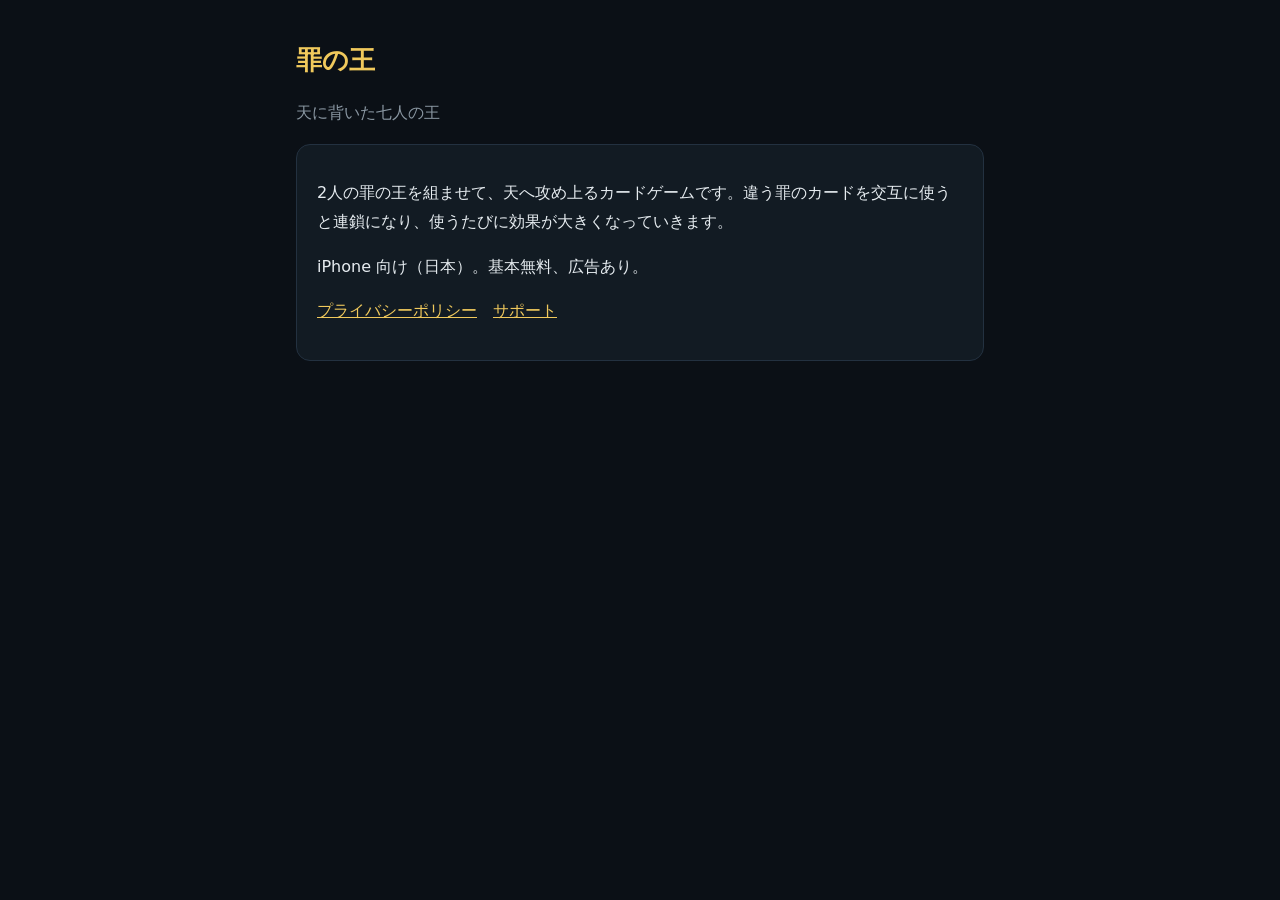
<file: index.html>
<!doctype html><html lang="ja"><head><meta charset="utf-8"><meta name="viewport" content="width=device-width,initial-scale=1"><title>罪の王</title><link rel="stylesheet" href="style.css"></head>
<body><main><h1>罪の王</h1><p class="soft">天に背いた七人の王</p>
<div class="card">
<p>2人の罪の王を組ませて、天へ攻め上るカードゲームです。違う罪のカードを交互に使うと連鎖になり、使うたびに効果が大きくなっていきます。</p>
<p>iPhone 向け（日本）。基本無料、広告あり。</p>
<p><a href="privacy.html">プライバシーポリシー</a>　<a href="support.html">サポート</a></p>
</div></main></body></html>
</file>
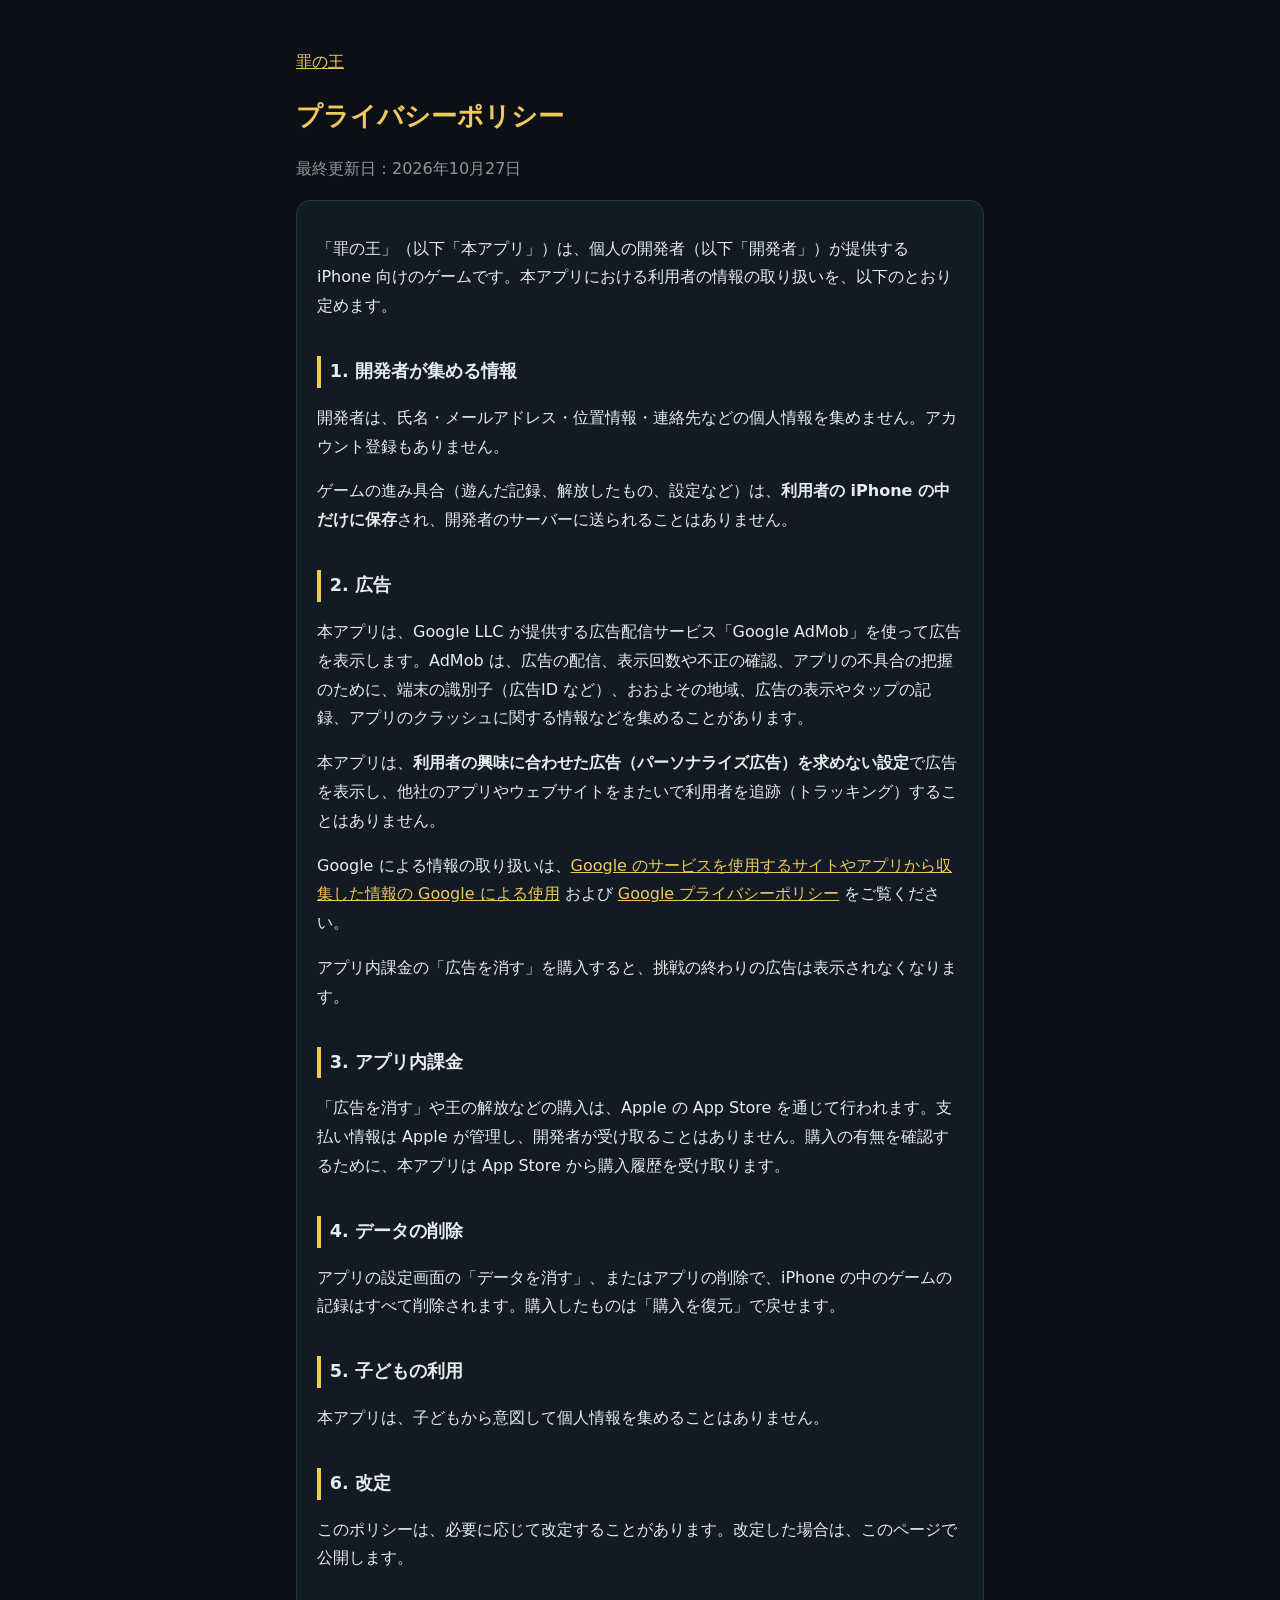
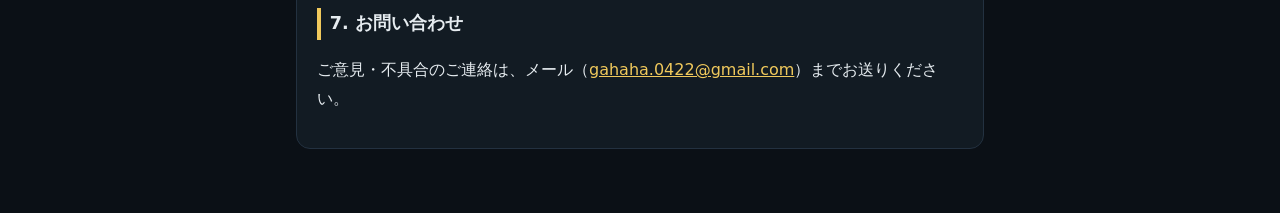
<file: privacy.html>
<!doctype html><html lang="ja"><head><meta charset="utf-8"><meta name="viewport" content="width=device-width,initial-scale=1"><title>プライバシーポリシー｜罪の王</title><link rel="stylesheet" href="style.css"></head>
<body><main><p><a href="index.html">罪の王</a></p><h1>プライバシーポリシー</h1><p class="soft">最終更新日：2026年10月27日</p>
<div class="card">
<p>「罪の王」（以下「本アプリ」）は、個人の開発者（以下「開発者」）が提供する iPhone 向けのゲームです。本アプリにおける利用者の情報の取り扱いを、以下のとおり定めます。</p>
<h2>1. 開発者が集める情報</h2>
<p>開発者は、氏名・メールアドレス・位置情報・連絡先などの個人情報を集めません。アカウント登録もありません。</p>
<p>ゲームの進み具合（遊んだ記録、解放したもの、設定など）は、<strong>利用者の iPhone の中だけに保存</strong>され、開発者のサーバーに送られることはありません。</p>
<h2>2. 広告</h2>
<p>本アプリは、Google LLC が提供する広告配信サービス「Google AdMob」を使って広告を表示します。AdMob は、広告の配信、表示回数や不正の確認、アプリの不具合の把握のために、端末の識別子（広告ID など）、おおよその地域、広告の表示やタップの記録、アプリのクラッシュに関する情報などを集めることがあります。</p>
<p>本アプリは、<strong>利用者の興味に合わせた広告（パーソナライズ広告）を求めない設定</strong>で広告を表示し、他社のアプリやウェブサイトをまたいで利用者を追跡（トラッキング）することはありません。</p>
<p>Google による情報の取り扱いは、<a href="https://policies.google.com/technologies/partner-sites?hl=ja" target="_blank" rel="noopener">Google のサービスを使用するサイトやアプリから収集した情報の Google による使用</a> および <a href="https://policies.google.com/privacy?hl=ja" target="_blank" rel="noopener">Google プライバシーポリシー</a> をご覧ください。</p>
<p>アプリ内課金の「広告を消す」を購入すると、挑戦の終わりの広告は表示されなくなります。</p>
<h2>3. アプリ内課金</h2>
<p>「広告を消す」や王の解放などの購入は、Apple の App Store を通じて行われます。支払い情報は Apple が管理し、開発者が受け取ることはありません。購入の有無を確認するために、本アプリは App Store から購入履歴を受け取ります。</p>
<h2>4. データの削除</h2>
<p>アプリの設定画面の「データを消す」、またはアプリの削除で、iPhone の中のゲームの記録はすべて削除されます。購入したものは「購入を復元」で戻せます。</p>
<h2>5. 子どもの利用</h2>
<p>本アプリは、子どもから意図して個人情報を集めることはありません。</p>
<h2>6. 改定</h2>
<p>このポリシーは、必要に応じて改定することがあります。改定した場合は、このページで公開します。</p>
<h2>7. お問い合わせ</h2>
<p>ご意見・不具合のご連絡は、メール（<a href="mailto:gahaha.0422@gmail.com">gahaha.0422@gmail.com</a>）までお送りください。</p>
</div></main></body></html>
</file>
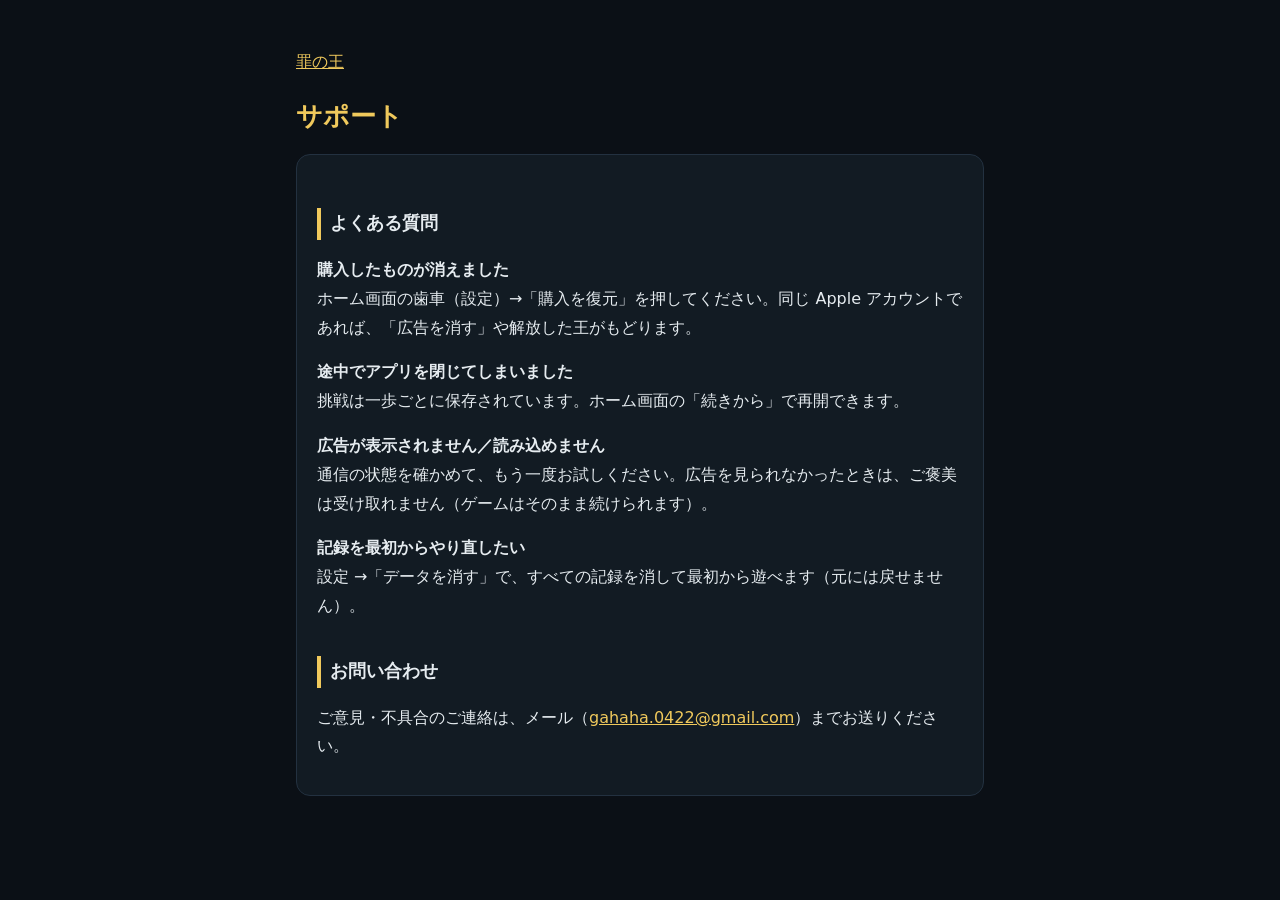
<file: support.html>
<!doctype html><html lang="ja"><head><meta charset="utf-8"><meta name="viewport" content="width=device-width,initial-scale=1"><title>サポート｜罪の王</title><link rel="stylesheet" href="style.css"></head>
<body><main><p><a href="index.html">罪の王</a></p><h1>サポート</h1>
<div class="card">
<h2>よくある質問</h2>
<p><strong>購入したものが消えました</strong><br>ホーム画面の歯車（設定）→「購入を復元」を押してください。同じ Apple アカウントであれば、「広告を消す」や解放した王がもどります。</p>
<p><strong>途中でアプリを閉じてしまいました</strong><br>挑戦は一歩ごとに保存されています。ホーム画面の「続きから」で再開できます。</p>
<p><strong>広告が表示されません／読み込めません</strong><br>通信の状態を確かめて、もう一度お試しください。広告を見られなかったときは、ご褒美は受け取れません（ゲームはそのまま続けられます）。</p>
<p><strong>記録を最初からやり直したい</strong><br>設定 →「データを消す」で、すべての記録を消して最初から遊べます（元には戻せません）。</p>
<h2>お問い合わせ</h2>
<p>ご意見・不具合のご連絡は、メール（<a href="mailto:gahaha.0422@gmail.com">gahaha.0422@gmail.com</a>）までお送りください。</p>
</div></main></body></html>
</file>
<file: style.css>
:root{--bg:#0b1016;--ink:#e6ecf0;--soft:#8a97a2;--card:#121b23;--gold:#f0c95c}
*{box-sizing:border-box}body{margin:0;background:var(--bg);color:var(--ink);font-family:"Hiragino Sans","Noto Sans JP",system-ui,sans-serif;line-height:1.8}
main{max-width:720px;margin:0 auto;padding:32px 16px 64px}h1{font-size:1.6rem;margin:.2em 0 .6em;color:var(--gold)}h2{font-size:1.1rem;margin-top:2em;border-left:4px solid var(--gold);padding-left:.5em}
.card{background:var(--card);border-radius:14px;padding:18px 20px;border:1px solid #233140}a{color:var(--gold)}small,.soft{color:var(--soft)}
ul{padding-left:1.2em}
</file>
